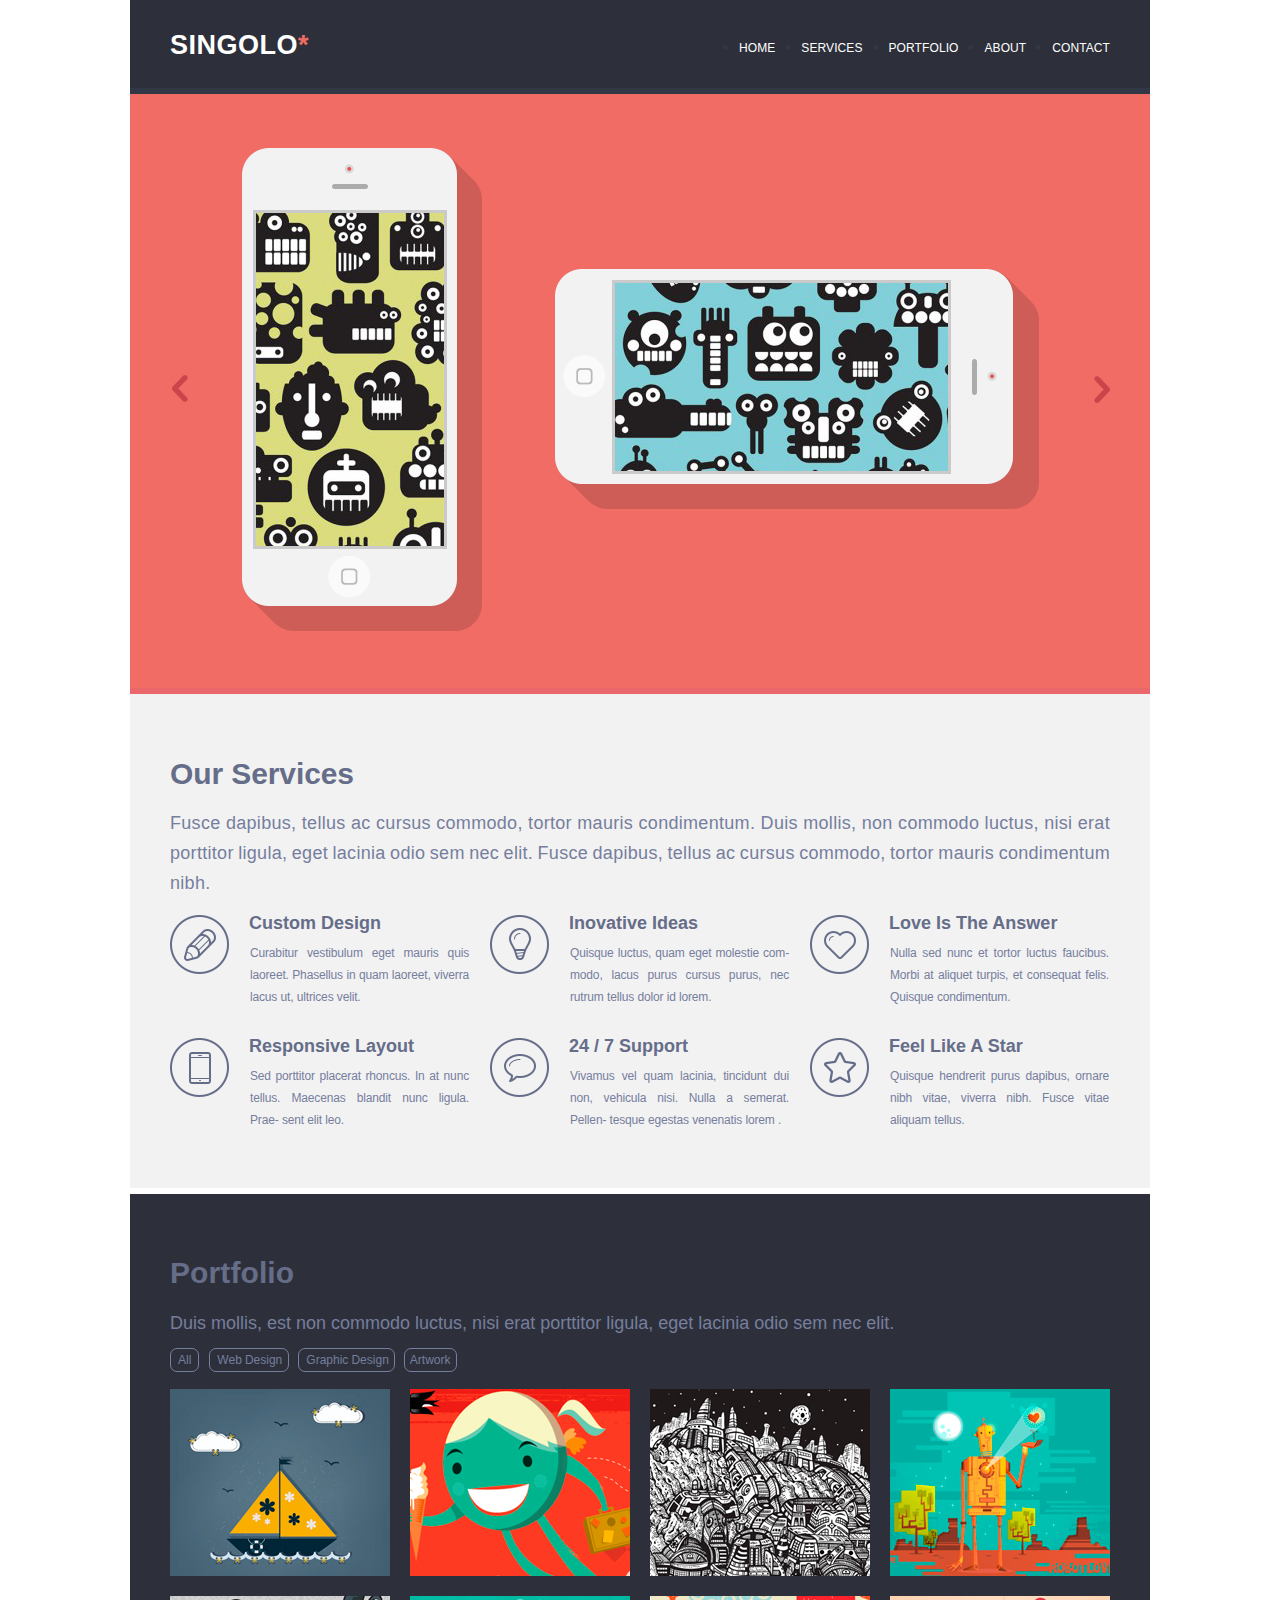
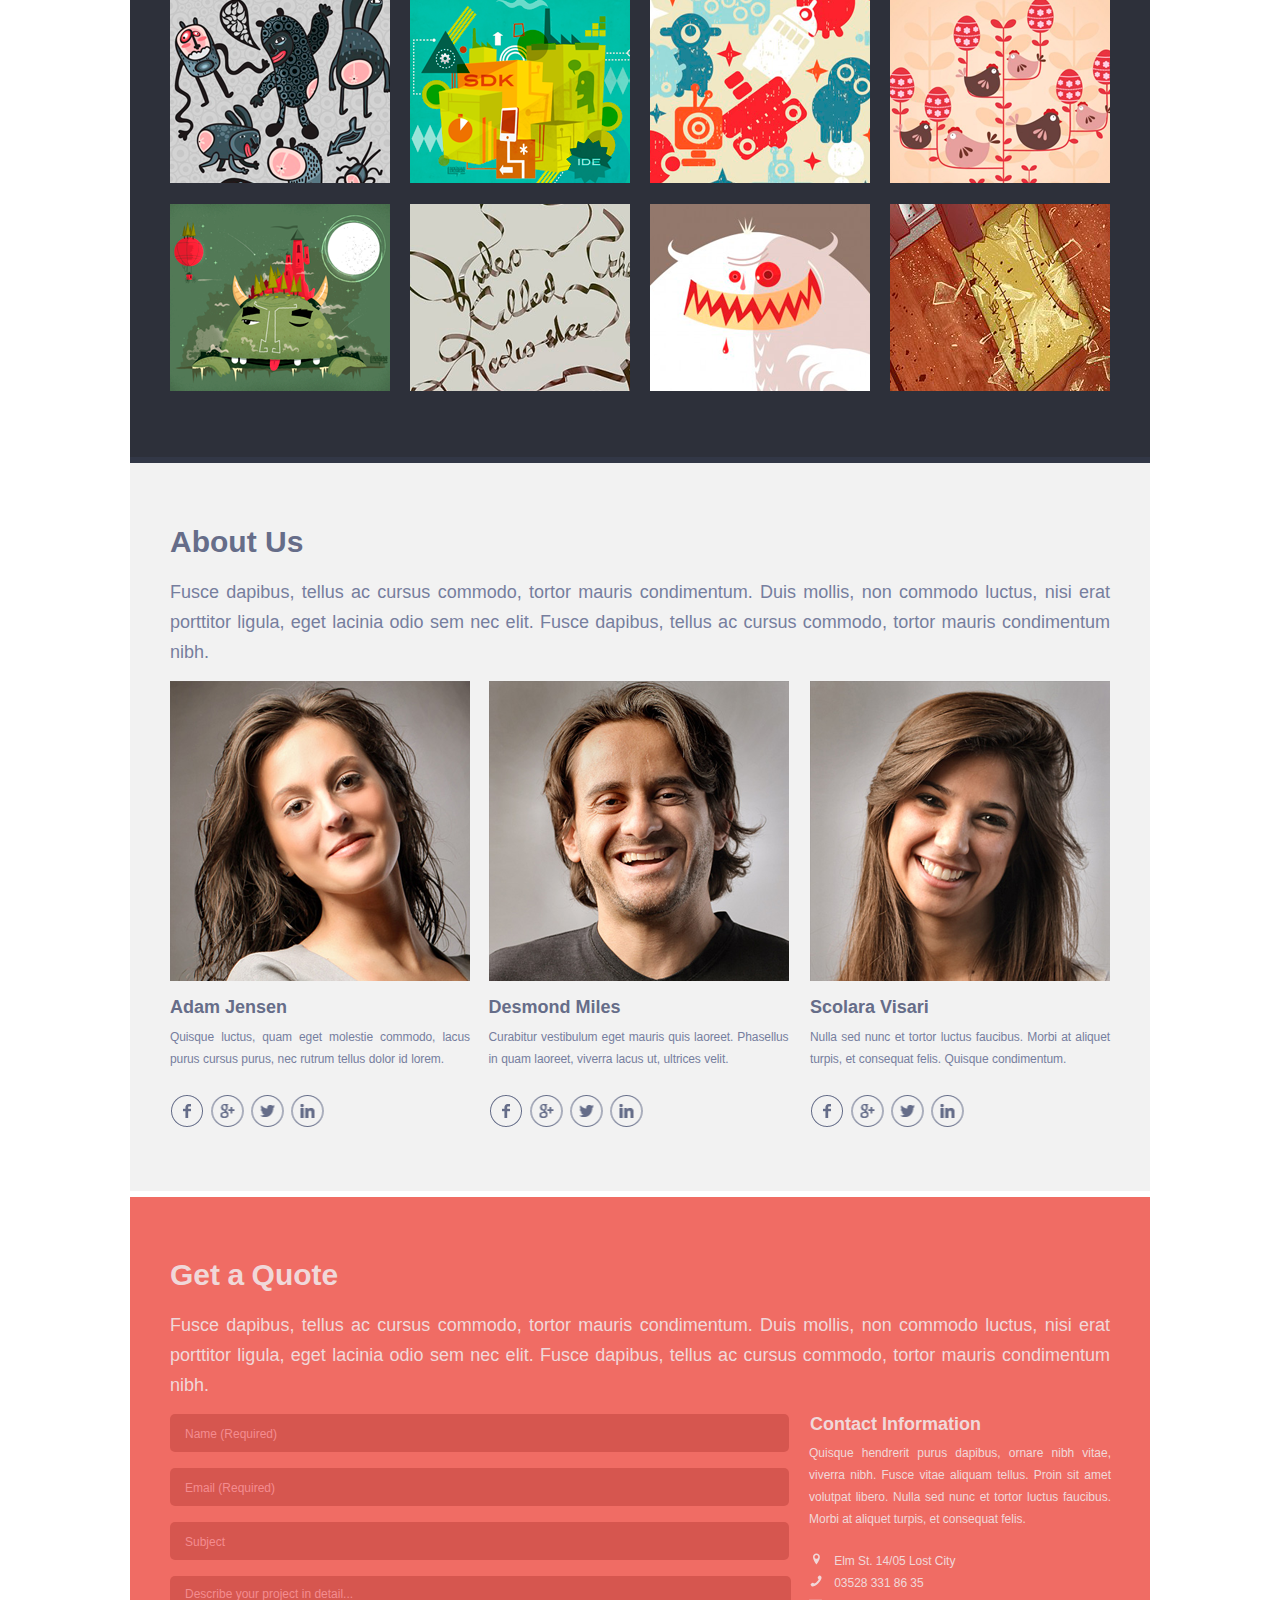
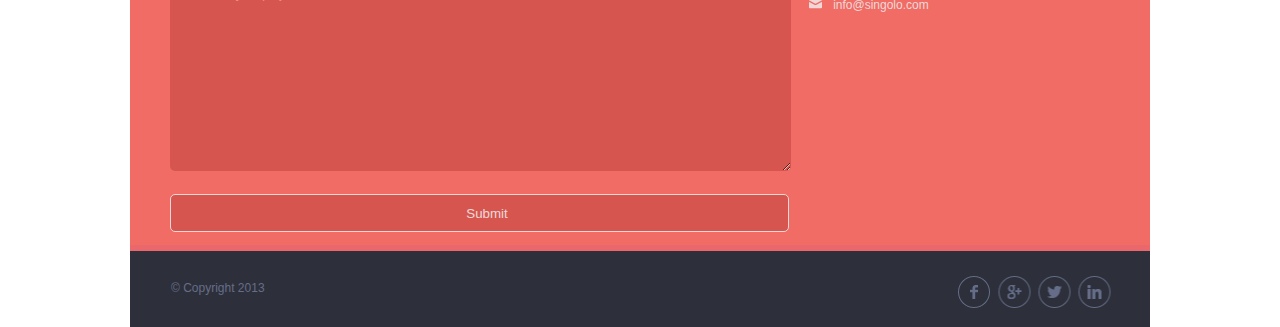
<file: index.html>
<!DOCTYPE html>
<html>
    <head> 
        <meta charset="UTF-8">
        <meta name="viewport" content="width=device-width, initial-scale=1">
        <link rel='stylesheet' href='./style.css'>
        <title>Singolo</title>
    </head>
    <body class="body">
        <header class="header">
            <h1 class="logo">SINGOLO<span class="star">*</span></h1>
            <nav>
                <ul class="navigation">
                    <li><a href="#">home</a></li>
                    <li><a href="#">services</a></li>
                    <li><a href="#">portfolio</a></li>
                    <li><a href="#">about</a></li>
                    <li><a href="#">contact</a></li>
                </ul>
            </nav>
        </header>
                
        <main>
            <section class="phones">
                <a href="#"><img class="switch leftSwitch" src="./assets/img/Slide.svg" alt="Switch"></a>   
                <img class="verticalPhone" src="./assets/img/VerticalPhone.png" alt="Vertical Phone">
                <img class="horizontalPhone" src="./assets/img/HorizontalPhone.png" alt="Horizontal Phone">
                <a href="#"><img class="switch rightSwitch" src="./assets/img/Slide.svg" alt="Switch"></a>
           </section>
           <section class="services">
                <div class="serviceTop">
                    <h2>Our Services</h2>
                    <p>
                        Fusce dapibus, tellus ac cursus commodo, tortor mauris condimentum. Duis mollis, 
                        non commodo luctus, nisi erat porttitor ligula, eget lacinia odio sem nec elit. 
                        Fusce dapibus, tellus ac cursus commodo, tortor mauris condimentum nibh.
                    </p>
                </div>
                <div class="wrap">
                    <div class="wrapItem">
                        <div class="serviceLogo"><img src="./assets/img/LogoPencil.png" alt=""></div>
                        <div class="serviceText">
                            <h3>Custom Design</h3>
                            <p>
                                Curabitur vestibulum eget mauris quis laoreet. Phasellus 
                                in quam laoreet, viverra lacus ut, ultrices velit.
                            </p>
                        </div>
                    </div>
                    <div class="wrapItem">
                        <div class="serviceLogo"><img src="./assets/img/LogoLamp.png" alt=""></div>
                        <div class="serviceText">
                            <h3>Inovative Ideas</h3>
                            <p>
                                Quisque luctus, quam eget molestie com- modo, lacus purus 
                                cursus purus, nec rutrum tellus dolor id lorem.
                            </p>
                        </div>
                    </div>
                    <div class="wrapItem">
                        <div class="serviceLogo"><img src="./assets/img/LogoHeart.png" alt=""></div>
                        <div class="serviceText">
                            <h3>Love Is The Answer</h3>
                            <p>
                                Nulla sed nunc et tortor luctus faucibus. Morbi at 
                                aliquet turpis, et consequat felis. Quisque condimentum.
                            </p>
                        </div>
                    </div>
                    <div class="wrapItem">
                        <div class="serviceLogo"><img src="./assets/img/LogoPhone.png" alt=""></div>
                        <div class="serviceText">
                            <h3>Responsive Layout</h3>
                            <p>
                                Sed porttitor placerat rhoncus. In at nunc tellus. Maecenas 
                                blandit nunc ligula. Prae- sent elit leo.
                            </p>
                        </div>
                    </div>
                    <div class="wrapItem">
                        <div class="serviceLogo"><img src="./assets/img/LogoMessage.png" alt=""></div>
                        <div class="serviceText">
                            <h3>24 / 7 Support</h3>
                            <p>
                                Vivamus vel quam lacinia, tincidunt dui non, vehicula nisi. 
                                Nulla a semerat. Pellen- tesque egestas venenatis lorem .
                            </p>
                        </div>
                    </div>
                    <div class="wrapItem">
                        <div class="serviceLogo"><img src="./assets/img/LogoStar.png" alt=""></div>
                        <div class="serviceText">
                            <h3>Feel Like A Star</h3>
                            <p>
                                Quisque hendrerit purus dapibus, ornare nibh vitae, 
                                viverra nibh. Fusce vitae aliquam tellus.
                            </p>
                        </div>
                    </div>
                </div>

           </section>
<!-- Singolo 2-->
        <section class="portfolio-section">
           <section class="portfolio-header">
            <h2 class="portfolio-logo">Portfolio</h2>
            <p class="content">
                Duis mollis, est non commodo luctus, nisi erat porttitor 
                ligula, eget lacinia odio sem nec elit.
            </p>
            <nav>
                <ul class="portfolio-navigation">
                    <li class="nav nav1"><a href="#">All</a></a>
                    <li class="nav nav2"><a href="#">Web Design</a></li>
                    <li class="nav nav3"><a href="#">Graphic Design</a></li>
                    <li class="nav nav4"><a href="#">Artwork</a></li>
                </ul>
            </nav>
           </section>
            <section class="gallery">
                <a href="#"><img class="gallery-item" src="./assets/img/Singolo2/Gallery/Boat.png" alt="" width="200" height="187"></a>
                <a href="#"><img class="gallery-item" src="./assets/img/Singolo2/Gallery/Green-Girl.png" alt="" width="220px" height="187px"></a>
                <a href="#"><img class="gallery-item" src="./assets/img/Singolo2/Gallery/Moon-City.png" alt=""></a>
                <a href="#"><img class="gallery-item" src="./assets/img/Singolo2/Gallery/Robot.png" alt=""></a>
                <a href="#"><img class="gallery-item" src="./assets/img/Singolo2/Gallery/Aliens.png" alt=""></a>
                <a href="#"><img class="gallery-item" src="./assets/img/Singolo2/Gallery/Emblems.png" alt=""></a>
                <a href="#"><img class="gallery-item" src="./assets/img/Singolo2/Gallery/Cosmo.png" alt=""></a>
                <a href="#"><img class="gallery-item" src="./assets/img/Singolo2/Gallery/Chickens.png" alt=""></a>
                <a href="#"><img class="gallery-item" src="./assets/img/Singolo2/Gallery/Green-Monster.png" alt=""></a>
                <a href="#"><img class="gallery-item" src="./assets/img/Singolo2/Gallery/Words.png" alt=""></a>
                <a href="#"><img class="gallery-item" src="./assets/img/Singolo2/Gallery/Smile.png" alt=""></a>
                <a href="#"><img class="gallery-item" src="./assets/img/Singolo2/Gallery/Indicate.png" alt=""></a>
            </section>
            <section class="about">
                <h2 class="about-header">About Us</h2>
                <p class="about-content">
                Fusce dapibus, tellus ac cursus commodo, tortor mauris condimentum. Duis mollis, non commodo luctus, nisi erat porttitor 
                ligula, eget lacinia odio sem nec elit. Fusce dapibus, tellus ac cursus commodo, tortor mauris condimentum nibh.
                </p>
            </section>
            <section class="stuff">
                <div class="employee employee_1">
                    <img src="./assets/img/Singolo2/Employee/Adam-Jensen.png" alt="Adam-Jensen">
                    <h3 class="employee-header">Adam Jensen</h3>
                    <p class="employee-content">
                        Quisque luctus, quam eget molestie commodo, lacus purus cursus purus, 
                        nec rutrum tellus dolor id lorem.
                    </p>
                    <div class="icons">
                        <a href="#"><img src="./assets/img/Singolo2/Icons/Facebook.svg" alt="Facebook"></a>
                        <a href="#"><img src="./assets/img/Singolo2/Icons/Google.svg" alt="Google"></a>
                        <a href="#"><img src="./assets/img/Singolo2/Icons/Twitter.svg" alt="Twitter"></a>
                        <a href="#"><img src="./assets/img/Singolo2/Icons/Linkedine.svg" alt="Linkedine"></a>
                    </div>
                </div>
                <div class="employee employee_2">
                    <img src="./assets/img/Singolo2/Employee/Desmond-Miles.png" alt="Desmond-Miles">
                    <h3 class="employee-header">Desmond Miles</h3>
                    <p class="employee-content">
                        Curabitur vestibulum eget mauris quis laoreet. Phasellus in quam laoreet, 
                        viverra lacus ut, ultrices velit.
                    </p>
                    <div class="icons">
                        <a href="#"><img src="./assets/img/Singolo2/Icons/Facebook.svg" alt="Facebook"></a>
                        <a href="#"><img src="./assets/img/Singolo2/Icons/Google.svg" alt="Google"></a>
                        <a href="#"><img src="./assets/img/Singolo2/Icons/Twitter.svg" alt="Twitter"></a>
                        <a href="#"><img src="./assets/img/Singolo2/Icons/Linkedine.svg" alt="Linkedine"></a>
                    </div>
                </div>
                <div class="employee employee_3">
                    <img src="./assets/img/Singolo2/Employee/Scolara-Visari.png" alt="Scolara-Visari">
                    <h3 class="employee-header">Scolara Visari</h3>
                    <p class="employee-content">
                        Nulla sed nunc et tortor luctus faucibus. Morbi at aliquet turpis, 
                        et consequat felis. Quisque condimentum.
                    </p>
                    <div class="icons">
                        <a href="#"><img src="./assets/img/Singolo2/Icons/Facebook.svg" alt="Facebook"></a>
                        <a href="#"><img src="./assets/img/Singolo2/Icons/Google.svg" alt="Google"></a>
                        <a href="#"><img src="./assets/img/Singolo2/Icons/Twitter.svg" alt="Twitter"></a>
                        <a href="#"><img src="./assets/img/Singolo2/Icons/Linkedine.svg" alt="Linkedine"></a>
                    </div>
                </div>
           </section>
<!--Singolo 3-->
    <section class="section-form">
        <h2 class="form-header">Get a Quote</h2>
        <p class="form-text">Fusce dapibus, tellus ac cursus commodo, 
            tortor mauris condimentum. Duis mollis, non commodo luctus, 
            nisi erat porttitor ligula, eget lacinia odio sem nec elit. 
            Fusce dapibus, tellus ac cursus commodo, tortor mauris condimentum nibh.
        </p>
        <div class="submit-contact">
            <form id="data">
                <input placeholder="Name (Required)" name="user" type="text" required>
                <input placeholder="Email (Required)" name="user" type="email" required>
                <input placeholder="Subject" name="user" type="text">
                <textarea name="user" id="textarea" cols="75" rows="13" placeholder="Describe your project in detail..."></textarea>
                <input type="submit" value="Submit">
            </form>
            <div class="contact-info">
                <h3 class="contact-header">Contact Information</h3>
                <p class="contact-text">
                    Quisque hendrerit purus dapibus, ornare nibh vitae, viver&shy;ra nibh. Fusce vitae aliquam tellus. 
                    Proin sit amet volutpat libero. Nulla sed nunc et tortor luctus faucibus. Morbi at aliquet turpis, 
                    et consequat felis. 
                </p>
                <p class="links">
                    <a class="contact-icons" href="#">
                        <span class="location-icon"><img src="./assets/img/Singolo3/Ico/Location.svg" alt="Location icon"></span>
                        Elm St. 14/05 Lost City
                    </a>
                    <a class="contact-icons" href="tel:035283318635">
                        <span class="phone-icon"><img src="./assets/img/Singolo3/Ico/Phone.svg" alt="Phone icon"></span>
                        03528 331 86 35
                    </a> 
                    <a class="contact-icons" href="mailto:info@singolo.com">
                        <span class="mail-icon"><img src="./assets/img/Singolo3/Ico/Mail.svg" alt="Mail icon"></span>
                        info@singolo.com
                    </a>
                </p>
            </div>
        </div>
    </section>
    <footer class="footer">
        <p class="copyright">&#169; Copyright 2013</p>
        <div class="icons">
            <a href="#"><img src="./assets/img/Singolo2/Icons/Facebook.svg" alt="Facebook"></a>
            <a href="#"><img src="./assets/img/Singolo2/Icons/Google.svg" alt="Google"></a>
            <a href="#"><img src="./assets/img/Singolo2/Icons/Twitter.svg" alt="Twitter"></a>
            <a href="#"><img src="./assets/img/Singolo2/Icons/Linkedine.svg" alt="Linkedine"></a>
        </div>
    </footer> 

    </body>
</html>
</file>
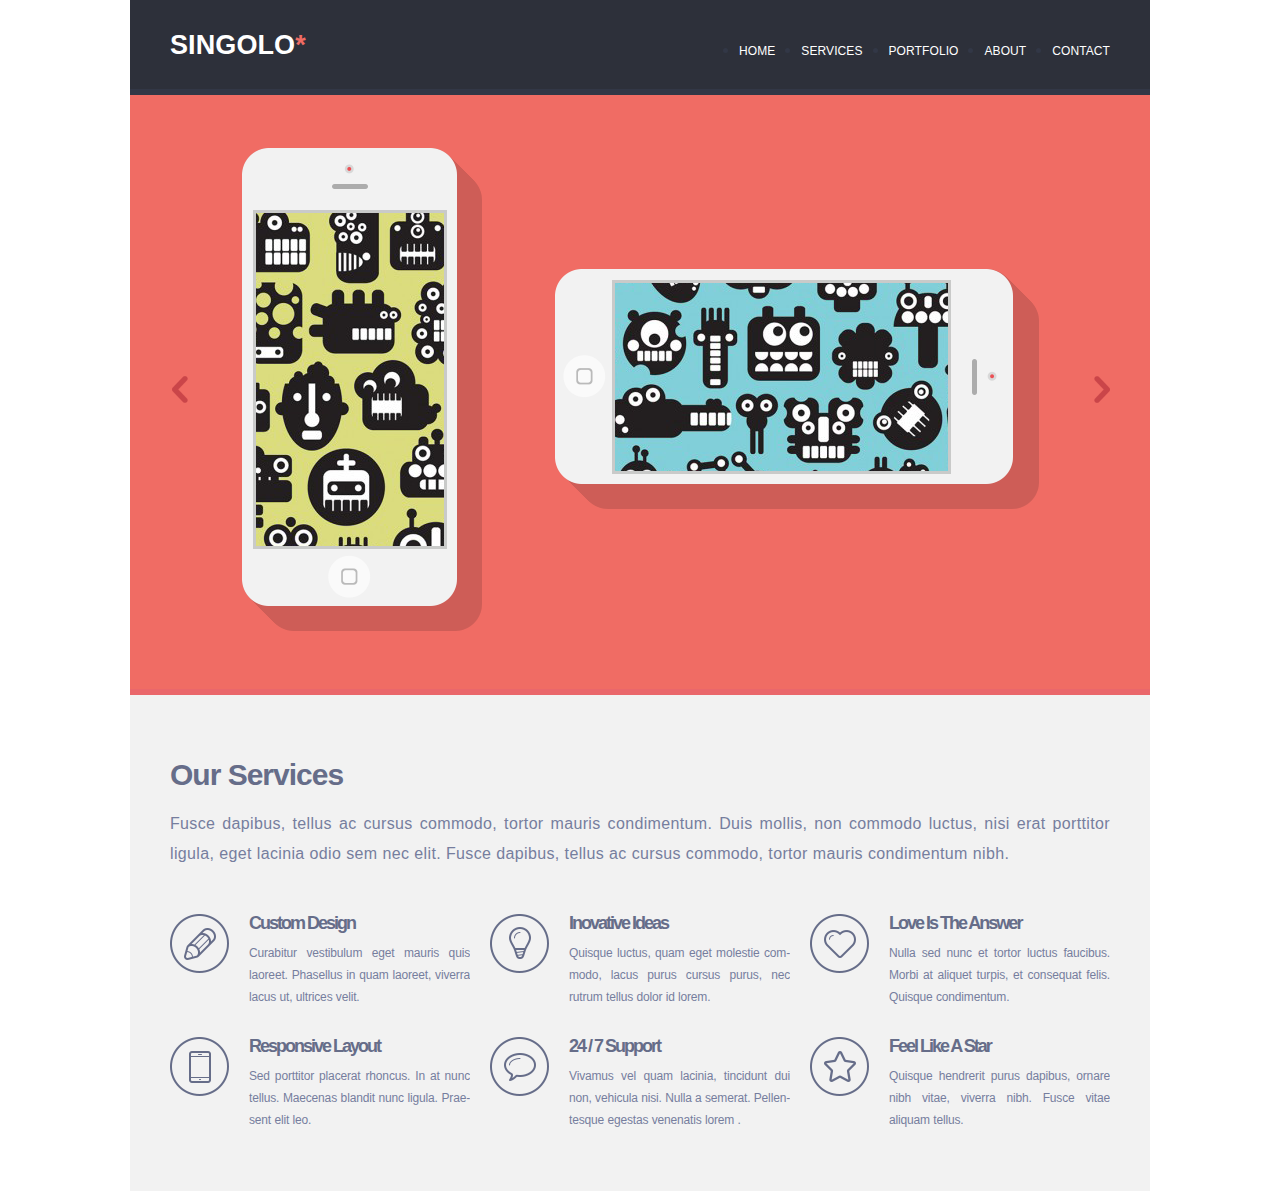
<file: singolo1.html>
<!DOCTYPE html>
<html>
    <head> 
        <meta charset="UTF-8">
        <meta name="viewport" content="width=device-width, initial-scale=1">
        <link rel='stylesheet' href='./singolo1.css'>
        <title>Singolo</title>
    </head>
    <body class="body">
        <header class="header">
            <h1 class="logo">SINGOLO<span>*</span></h1>
            <nav>
                <ul class="navigation">
                    <li><a href="#">home</a></li>
                    <li><a href="#">services</a></li>
                    <li><a href="#">portfolio</a></li>
                    <li><a href="#">about</a></li>
                    <li><a href="#">contact</a></li>
                </ul>
            </nav>
        </header>
                
        <main>
            <section class="phones">
                <a href="#"><img class="switch leftSwitch" src="./assets/img/Slide.svg" alt="Switch"></a>   
                <img class="verticalPhone" src="./assets/img/VerticalPhone.png" alt="Vertical Phone">
                <img class="horizontalPhone" src="./assets/img/HorizontalPhone.png" alt="Horizontal Phone">
                <a href="#"><img class="switch rightSwitch" src="./assets/img/Slide.svg" alt="Switch"></a>
           </section>
           <section class="services">
                <div class="serviceTop">
                    <h2>Our Services</h2>
                    <p>
                        Fusce dapibus, tellus ac cursus commodo, tortor mauris condimentum. Duis mollis, 
                        non commodo luctus, nisi erat porttitor ligula, eget lacinia odio sem nec elit. 
                        Fusce dapibus, tellus ac cursus commodo, tortor mauris condimentum nibh.
                    </p>
                </div>
                <div class="wrap">
                    <div class="wrapItem">
                        <div class="serviceLogo"><img src="./assets/img/LogoPencil.png" alt=""></div>
                        <div class="serviceText">
                            <h3>Custom Design</h3>
                            <p>
                                Curabitur vestibulum eget mauris quis laoreet. Phasellus 
                                in quam laoreet, viverra lacus ut, ultrices velit.
                            </p>
                        </div>
                    </div>
                    <div class="wrapItem">
                        <div class="serviceLogo"><img src="./assets/img/LogoLamp.png" alt=""></div>
                        <div class="serviceText">
                            <h3>Inovative Ideas</h3>
                            <p>
                                Quisque luctus, quam eget molestie com- modo, lacus purus 
                                cursus purus, nec rutrum tellus dolor id lorem.
                            </p>
                        </div>
                    </div>
                    <div class="wrapItem">
                        <div class="serviceLogo"><img src="./assets/img/LogoHeart.png" alt=""></div>
                        <div class="serviceText">
                            <h3>Love Is The Answer</h3>
                            <p>
                                Nulla sed nunc et tortor luctus faucibus. Morbi at 
                                aliquet turpis, et consequat felis. Quisque condimentum.
                            </p>
                        </div>
                    </div>
                    <div class="wrapItem">
                        <div class="serviceLogo"><img src="./assets/img/LogoPhone.png" alt=""></div>
                        <div class="serviceText">
                            <h3>Responsive Layout</h3>
                            <p>
                                Sed porttitor placerat rhoncus. In at nunc tellus. Maecenas 
                                blandit nunc ligula. Prae- sent elit leo.
                            </p>
                        </div>
                    </div>
                    <div class="wrapItem">
                        <div class="serviceLogo"><img src="./assets/img/LogoMessage.png" alt=""></div>
                        <div class="serviceText">
                            <h3>24 / 7 Support</h3>
                            <p>
                                Vivamus vel quam lacinia, tincidunt dui non, vehicula nisi. 
                                Nulla a semerat. Pellen- tesque egestas venenatis lorem .
                            </p>
                        </div>
                    </div>
                    <div class="wrapItem">
                        <div class="serviceLogo"><img src="./assets/img/LogoStar.png" alt=""></div>
                        <div class="serviceText">
                            <h3>Feel Like A Star</h3>
                            <p>
                                Quisque hendrerit purus dapibus, ornare nibh vitae, 
                                viverra nibh. Fusce vitae aliquam tellus.
                            </p>
                        </div>
                    </div>
                </div>

           </section>
            
            
                    
        <footer class="footer">
           
        </footer>

    </div>    

    </body>
</html>
</file>
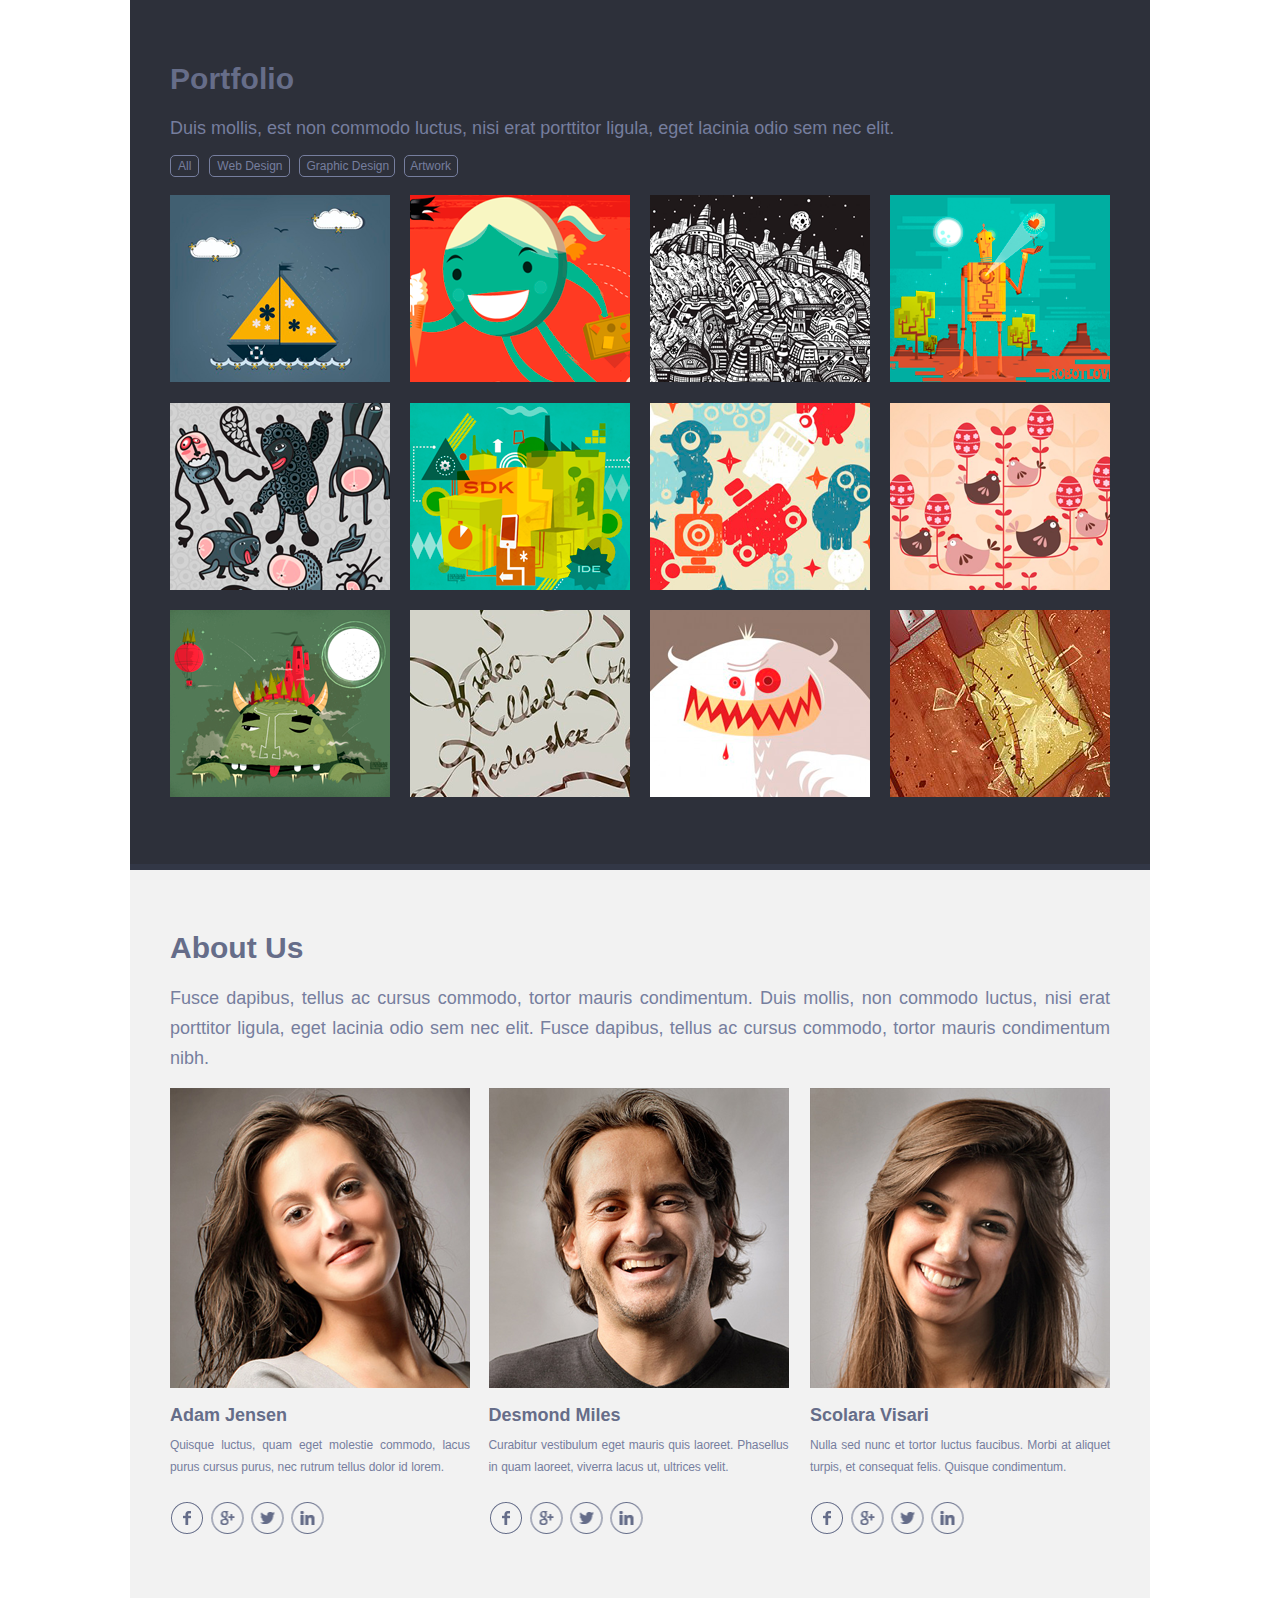
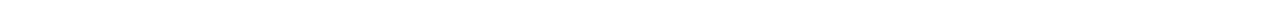
<file: singolo2.html>
<!DOCTYPE html>
<html>
    <head> 
        <meta charset="UTF-8">
        <meta name="viewport" content="width=device-width, initial-scale=1">
        <link rel='stylesheet' href='./singolo2.css'>
        <title>Singolo2</title>
    </head>
    <body class="body">
        <header class="header">
            <h1 class="logo">Portfolio</h1>
            <p class="content">
                Duis mollis, est non commodo luctus, nisi erat porttitor 
                ligula, eget lacinia odio sem nec elit.
            </p>
            <nav>
                <ul class="navigation">
                    <li class="nav nav1"><a href="#">All</a></a>
                    <li class="nav nav2"><a href="#">Web Design</a></li>
                    <li class="nav nav3"><a href="#">Graphic Design</a></li>
                    <li class="nav nav4"><a href="#">Artwork</a></li>
                </ul>
            </nav>
        </header>
                
        <main>
            <section class="gallery">
                <a href="#"><img class="gallery-item" src="./assets/img/Singolo2/Gallery/Boat.png" alt="" width="200" height="187"></a>
                <a href="#"><img class="gallery-item" src="./assets/img/Singolo2/Gallery/Green-Girl.png" alt="" width="220px" height="187px"></a>
                <a href="#"><img class="gallery-item" src="./assets/img/Singolo2/Gallery/Moon-City.png" alt=""></a>
                <a href="#"><img class="gallery-item" src="./assets/img/Singolo2/Gallery/Robot.png" alt=""></a>
                <a href="#"><img class="gallery-item" src="./assets/img/Singolo2/Gallery/Aliens.png" alt=""></a>
                <a href="#"><img class="gallery-item" src="./assets/img/Singolo2/Gallery/Emblems.png" alt=""></a>
                <a href="#"><img class="gallery-item" src="./assets/img/Singolo2/Gallery/Cosmo.png" alt=""></a>
                <a href="#"><img class="gallery-item" src="./assets/img/Singolo2/Gallery/Chickens.png" alt=""></a>
                <a href="#"><img class="gallery-item" src="./assets/img/Singolo2/Gallery/Green-Monster.png" alt=""></a>
                <a href="#"><img class="gallery-item" src="./assets/img/Singolo2/Gallery/Words.png" alt=""></a>
                <a href="#"><img class="gallery-item" src="./assets/img/Singolo2/Gallery/Smile.png" alt=""></a>
                <a href="#"><img class="gallery-item" src="./assets/img/Singolo2/Gallery/Indicate.png" alt=""></a>
            </section>
            <section class="about">
                <h2 class="about-header">About Us</h2>
                <p class="about-content">
                Fusce dapibus, tellus ac cursus commodo, tortor mauris condimentum. Duis mollis, non commodo luctus, nisi erat porttitor 
                ligula, eget lacinia odio sem nec elit. Fusce dapibus, tellus ac cursus commodo, tortor mauris condimentum nibh.
                </p>
            </section>
            <section class="stuff">
                <div class="employee employee_1">
                    <img src="./assets/img/Singolo2/Employee/Adam-Jensen.png" alt="Adam-Jensen">
                    <h3 class="employee-header">Adam Jensen</h3>
                    <p class="employee-content">
                        Quisque luctus, quam eget molestie commodo, lacus purus cursus purus, 
                        nec rutrum tellus dolor id lorem.
                    </p>
                    <div class="icons">
                        <a href="#"><img src="./assets/img/Singolo2/Icons/Facebook.svg" alt="Facebook"></a>
                        <a href="#"><img src="./assets/img/Singolo2/Icons/Google.svg" alt="Google"></a>
                        <a href="#"><img src="./assets/img/Singolo2/Icons/Twitter.svg" alt="Twitter"></a>
                        <a href="#"><img src="./assets/img/Singolo2/Icons/Linkedine.svg" alt="Linkedine"></a>
                    </div>
                </div>
                <div class="employee employee_2">
                    <img src="./assets/img/Singolo2/Employee/Desmond-Miles.png" alt="Desmond-Miles">
                    <h3 class="employee-header">Desmond Miles</h3>
                    <p class="employee-content">
                        Curabitur vestibulum eget mauris quis laoreet. Phasellus in quam laoreet, 
                        viverra lacus ut, ultrices velit.
                    </p>
                    <div class="icons">
                        <a href="#"><img src="./assets/img/Singolo2/Icons/Facebook.svg" alt="Facebook"></a>
                        <a href="#"><img src="./assets/img/Singolo2/Icons/Google.svg" alt="Google"></a>
                        <a href="#"><img src="./assets/img/Singolo2/Icons/Twitter.svg" alt="Twitter"></a>
                        <a href="#"><img src="./assets/img/Singolo2/Icons/Linkedine.svg" alt="Linkedine"></a>
                    </div>
                </div>
                <div class="employee employee_3">
                    <img src="./assets/img/Singolo2/Employee/Scolara-Visari.png" alt="Scolara-Visari">
                    <h3 class="employee-header">Scolara Visari</h3>
                    <p class="employee-content">
                        Nulla sed nunc et tortor luctus faucibus. Morbi at aliquet turpis, 
                        et consequat felis. Quisque condimentum.
                    </p>
                    <div class="icons">
                        <a href="#"><img src="./assets/img/Singolo2/Icons/Facebook.svg" alt="Facebook"></a>
                        <a href="#"><img src="./assets/img/Singolo2/Icons/Google.svg" alt="Google"></a>
                        <a href="#"><img src="./assets/img/Singolo2/Icons/Twitter.svg" alt="Twitter"></a>
                        <a href="#"><img src="./assets/img/Singolo2/Icons/Linkedine.svg" alt="Linkedine"></a>
                    </div>
                </div>
           </section>
        </main>
    </body>
</html>
</file>
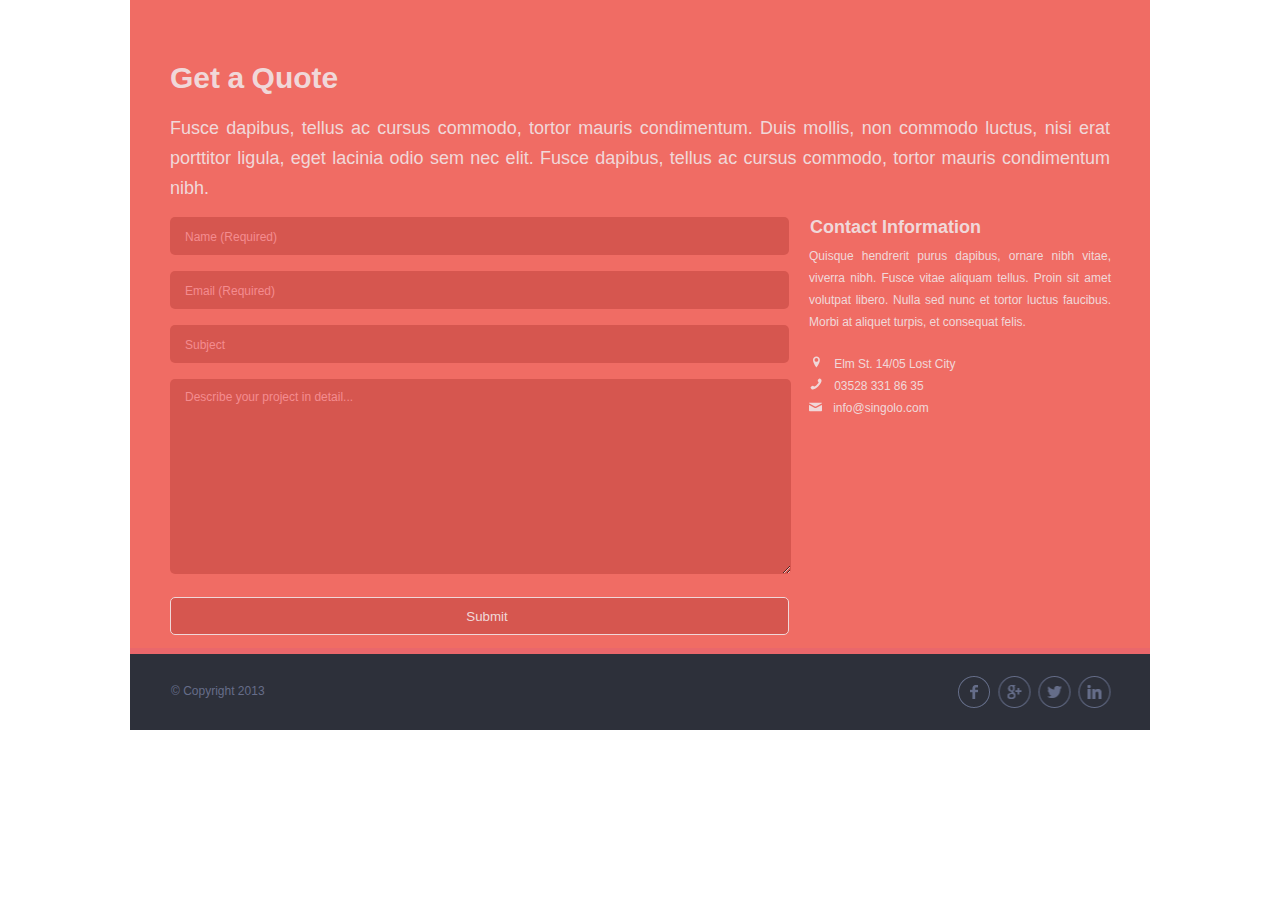
<file: singolo3.html>
<!DOCTYPE html>
<html lang="en">
    <head> 
        <meta charset="UTF-8">
        <meta name="viewport" content="width=device-width, initial-scale=1">
        <link rel='stylesheet' href='./singolo3.css'>
        <title>Singolo3</title>
    </head>
    <body class="body">
        <section class="section-form">
            <h2 class="form-header">Get a Quote</h2>
            <p class="form-text">Fusce dapibus, tellus ac cursus commodo, 
                tortor mauris condimentum. Duis mollis, non commodo luctus, 
                nisi erat porttitor ligula, eget lacinia odio sem nec elit. 
                Fusce dapibus, tellus ac cursus commodo, tortor mauris condimentum nibh.
            </p>
            <div class="submit-contact">
                <form id="data">
                    <input placeholder="Name (Required)" name="user" type="text" required>
                    <input placeholder="Email (Required)" name="user" type="email" required>
                    <input placeholder="Subject" name="user" type="text">
                    <textarea name="user" id="textarea" cols="75" rows="13" placeholder="Describe your project in detail..."></textarea>
                    <input type="submit" value="Submit">
                </form>
                <div class="contact-info">
                    <h3 class="contact-header">Contact Information</h3>
                    <p class="contact-text">
                        Quisque hendrerit purus dapibus, ornare nibh vitae, viver&shy;ra nibh. Fusce vitae aliquam tellus. 
                        Proin sit amet volutpat libero. Nulla sed nunc et tortor luctus faucibus. Morbi at aliquet turpis, 
                        et consequat felis. 
                    </p>
                    <p class="links">
                        <a href="#">
                            <span class="location-icon"><img src="./assets/img/Singolo3/Ico/Location.svg" alt="Location icon"></span>
                            Elm St. 14/05 Lost City
                        </a>
                        <a href="tel:035283318635">
                            <span class="phone-icon"><img src="./assets/img/Singolo3/Ico/Phone.svg" alt="Phone icon"></span>
                            03528 331 86 35
                        </a> 
                        <a href="mailto:info@singolo.com">
                            <span class="mail-icon"><img src="./assets/img/Singolo3/Ico/Mail.svg" alt="Mail icon"></span>
                            info@singolo.com
                        </a>
                    </p>
                </div>
            </div>
        </section>
        <footer class="footer">
            <p class="copyright">&#169; Copyright 2013</p>
            <div class="icons">
                <a href="#"><img src="./assets/img/Singolo2/Icons/Facebook.svg" alt="Facebook"></a>
                <a href="#"><img src="./assets/img/Singolo2/Icons/Google.svg" alt="Google"></a>
                <a href="#"><img src="./assets/img/Singolo2/Icons/Twitter.svg" alt="Twitter"></a>
                <a href="#"><img src="./assets/img/Singolo2/Icons/Linkedine.svg" alt="Linkedine"></a>
            </div>
        </footer>

    </body>
</html>
</file>
<file: style.css>
@font-face {
    font-family: "LATO", sans-serif;
    src: url(./assets/Lato-Bold.ttf);
    font-style: normal;
    font-weight: normal;
}

@font-face {
    font-family: "LATO Black", sans-serif;
    src: url(./assets/Lato-Black.ttf);
    font-style: normal;
    font-weight: normal;
}

@font-face {
    font-family: "LATO Light", sans-serif;
    src: url(./assets/Lato-Light.ttf);
    font-style: normal;
    font-weight: normal;
}

@font-face {
    font-family: "LATO Regular", sans-serif;
    src: url(./assets/Lato-Light.ttf);
    font-style: normal;
    font-weight: normal;
}

@font-face {
    font-family: "LATO Bold", sans-serif;
    src: url(./assets/Lato-Bold.ttf);
    font-style: normal;
    font-weight: normal;
}

body {
    width: 1020px;
    margin: auto;

}

h1, h2, h3 {
    margin: 0;
}

header {
    display: flex;
    justify-content: space-between;
    padding-bottom: 27px;
    box-sizing: border-box;
    width: 1020px;
    height: 94px;
    background-color: #2d303a;
    align-items: flex-end;
    border-bottom: 6px solid #323746;
}

.logo {
    font-family: "LATO Bold", sans-serif;
    font-size: 27px;
    line-height: 6px;
    font-weight: 600;
    text-align: left;
    margin: 0 0 13px 40px;
    cursor: pointer;
    font-stretch: condensed;
    letter-spacing: 0.5px;
    color: #fff;
}

.star {
    color: #f06c64;
}

.navigation {
    display: flex;
    margin: 0 0 2px 0;
    padding: 0;
    justify-content: space-between;
    margin-right: 40px;
    width: 371px;
    color: #323746;
}

.navigation li a {
    text-decoration: none;
    text-transform: uppercase;
    color: #fff;
    font-family: "LATO", sans-serif;
    font-size: 12px;
    letter-spacing: 0.1px;
    font-stretch: normal;
}

.navigation li a:hover {
    color: #f06c64;
}

ul.navigation:not(:first-child) {
    list-style-type: disc;
    color: #323746;
}

.phones {
    position: relative;
    height: 600px;
    background-color: #f06c64;
    box-sizing: border-box;
    border-bottom: 6px solid #ea676b;
}

.leftSwitch {
    position: absolute;
    margin: 281px 0 0 42px;
}

.verticalPhone {
    position: absolute;
    margin: 54px 0 0 112px;
}

.horizontalPhone{
    position: absolute;
    margin: 175px 0 0 425px;
}

.rightSwitch {
    position: absolute;
    margin: 282px 0 0 964px;
    transform: rotate(180deg);
}

.switch:hover {
    filter: brightness(80%);
    
}

 .services {
    display: flex;
    flex-direction: column;
    height: 500px;
    background-color: #f2f2f2;
    box-sizing: border-box;
    border-bottom: 6px solid #fff;
 }

.serviceTop {
    margin: 47px 0 0 40px;
}

.services h2 {
    font-family: "LATO Black", sans-serif;
    color: #666d89;
    font-size: 30px;
    line-height: 18px;
    font-weight: 900;
    text-align: left;
    letter-spacing: -0.1px;
    font-stretch: normal;
    margin-top: 24px;
}

.services p {
    font-family: "LATO Light", sans-serif;
    margin: 0 40px 0 0;
    font-weight: 300;
    text-align: left;
    margin-top: 25px;
    letter-spacing: 0.3px;
    font-stretch: extra-expanded;
    word-spacing: -2px;
    text-align: justify;
    width: 940px;
    height: 57px;
    font-size: 18px;
    line-height: 30px;
    color: #767e9e;
}

.wrap {
    display: flex;
    justify-content: space-between;
    flex-wrap: wrap;
    height: 245px;
    margin: 49px 40px 0 40px;
}

.wrapItem {
    display: flex;
    width: 33%;
    max-width: 300px;
    height: 122px;
    overflow: hidden;
    box-sizing: border-box;
    
}

.serviceLogo {
    padding-top: 1px;
}

.serviceText {
    margin: 0 0 0 20px;
}

.serviceText h3 {
    font-family: "LATO Black", sans-serif;
    font-size: 18px;
    line-height: 18px;
    color: #666d89;
    font-weight: 900;
    text-align: left;

}

.serviceText p {
    font-family: "LATO Regular", sans-serif;
    font-size: 12px;
    line-height: 22px;
    color: #767e9e;
    font-weight: 400;
    text-align: left;
    margin: 10px 0 0 0;
    letter-spacing: -0.01rem;
    word-spacing: 0.01rem;
    text-align: justify;
    width: 219px;
    height: 128px;
    margin-left: 1px;
}

/* Singolo2 */

.portfolio-header {
    position: relative;
    height: 195px;
    background-color: #2d303a;
}

.portfolio-logo {
    margin: 0;
    padding: 69px 0 0 40px;
    font-size: 30px;
    line-height: 20px;
    color: #666d89;
    font-family: 'LATO Black', sans-serif;
    font-weight: 900;
    text-align: justify;
    font-stretch: semi-expanded;
    letter-spacing: 0.1px;
}

.portfolio-logo:hover {
    cursor: pointer;
}

.content {
    margin: 25px 0 0 40px;
    font-size: 18px;
    line-height: 30px;
    color: #767e9e;
    font-family: 'LATO Light', sans-serif;
    font-weight: 300;
    text-align: left;
}


.portfolio-navigation {
    display: flex;
    list-style-type: none;
    margin: 10px 0 0 0;
    padding-left: 30px;
}

.nav a {
    box-sizing: border-box;
    text-decoration: none;
    font-size: 12px;
    line-height: 22px;
    color: #767e9e;
    font-family: "LATO Regular", sans-serif;
    margin-left: 10px;
    border: solid 1px #767e9e; 
    border-radius: 7px;
    padding: 0 7px;
}

.portfolio-navigation a:hover {
    color: #dedede;
    border-color: #dedede;
}

.nav2 a {
    padding-right: 6px;
    margin-left: 10px;
}

.nav3 a {
    padding-right: 5px;
    margin-left: 9px;
}

.nav4 a {
    padding-right: 6px;
    padding-left: 5px;
    margin-left: 9px;
}

.gallery {
    box-sizing: border-box;
    border-bottom: solid 6px #323746;
    display: flex;
    flex-wrap: wrap;
    justify-content: space-around;
    width: 1020px;
    height: 674px;
    overflow-y: hidden;
    background-color: #2d303a;
    padding: 0 30px 46px 30px;
}

.gallery a:nth-child(n + 13) {
    display: none;
}

.gallery a {
    height: 187px;
    width: 220px;
}

.gallery a:hover {
    transform: scale(1.1);
}

.gallery img {
    width: auto;
    height: 187px;
}

.about {
    padding: 70px 40px;
    width: 1020px;
    height: 218px;
    background-color: #f2f2f2;
    box-sizing: border-box;
}

.about-header {
    font-size: 30px;
    line-height: 18px;
    color: #666d89;
    font-family: 'LATO Black', sans-serif;
    font-weight: 900;
    text-align: left;
}

.about-content {
    padding-top: 1px;
    width: 940px;
    height: 57px;
    font-size: 18px;
    line-height: 30px;
    color: #767e9e;
    font-family: 'LATO Light', sans-serif;
    font-weight: 300;
    text-align: justify;
    margin-top: 25px;
}

.stuff {
    width: 100%;
    height: 516px;
    display: flex;
    flex-wrap: wrap;
    flex-direction: column;
    align-content: space-between;
    background-color: #f2f2f2;
    box-sizing: border-box;
    border-bottom: 6px solid #fff;
    padding: 0 40px;
}

.employee img {
    width: 300px;
    height: 300px;
}

.employee_2 img {
    padding-right: 3px;
}

.employee-header {
    font-size: 18px;
    line-height: 18px;
    color: #666d89;
    font-family: 'LATO Black', sans-serif;
    font-weight: 900;
    text-align: left;
    margin: 13px 0 10px 0;
    overflow: hidden;
    width: 300px;
    display: block;
    white-space: nowrap;
}

.employee-content {
    width: 300px;
    font-size: 12px;
    line-height: 22px;
    color: #767e9e;
    font-family: "LATO Regular", sans-serif;
    font-weight: 400;
    text-align: left;
    letter-spacing: -0.1px;
    word-spacing: 0.3px;
    margin-top: 10px;
    text-align: justify;
}

div.icons {
    display: flex;
    margin-top: 24px;
}

.icons img {
    width: 35px;
    height: 35px;
    margin-right: 5px;
    padding: 0;
}

.icons img:hover {
    transform: scale(1.2);
}

/* Singolo 3 */

.section-form {
    height: 654px;
    box-sizing: border-box;
    background-color: #f06c64;
    padding-left: 40px;
    border-bottom: 6px solid #ea676b;
}

.form-header {
    font-family: 'LATO Black', sans-serif;
    position: relative;
    font-size: 30px;
    line-height: 18px;
    color: #f0d8d9;
    font-weight: 900;
    text-align: left;
    padding-top: 69px;
    word-spacing: -0.9px;
}

.submit-contact {
    display: flex;

}

.form-text {
    width: 940px;
    height: 57px;
    font-size: 18px;
    line-height: 30px;
    color: #f0d8d9;
    font-family: 'LATO Light', sans-serif;
    font-weight: 300;
    text-align: justify;
    margin-top: 26px;

}

#data {
    width: 619px;
    margin-top: 29px;
    font-size: 12px;
    line-height: 22px;
    color: #f48c8f;
    font-family: "LATO Regular", sans-serif;
    font-weight: 400;
    text-align: left;
    display: block;
}

input {
    width: 604px;
    height: 38px;
    background-color: #d6564f;
    color: #f0d8d9;
    border-radius: 5px;
    border: none;
    margin-bottom: 16px;
    padding: 0 0 0 15px;
    vertical-align: center;
}

textarea {
    width: 604px;
    background-color: #d6564f;
    color: #f0d8d9;
    line-height: normal;
    border-radius: 5px;
    border: none;
    margin-bottom: 16px;
    padding: 0 2px 0 15px;
}


input::-webkit-input-placeholder { 
    font-size: 12px;
    line-height: 22px;
    color: #f48c8f;
    font-family: "LATO Regular", sans-serif;
    font-weight: 400;
    text-align: left;
}

input::-moz-placeholder { 
    font-size: 12px;
    line-height: 22px;
    color: #f48c8f;
    font-family: "LATO Regular", sans-serif;
    font-weight: 400;
    text-align: left;
}

textarea::-webkit-input-placeholder { 
    font-size: 12px;
    line-height: 22px;
    color: #f48c8f;
    font-family: "LATO Regular", sans-serif;
    font-weight: 400;
    text-align: left;
    padding-top: 7px;
}

textarea::-moz-placeholder { 
    font-size: 12px;
    line-height: 22px;
    color: #f48c8f;
    font-family: "LATO Regular", sans-serif;
    font-weight: 400;
    text-align: left;
    padding-top: 7px;
}

input[type = submit] {
    color: #f0d8d9;
    border: 1px solid #f0d8d9;
    width: 100%;
}

input:hover {
    box-sizing: border-box;
    border: 1px solid #f0d8d9;
    width: 100%;
}

textarea:hover {
    box-sizing: border-box;
    border: 1px solid #f0d8d9;
    width: 100%;
}

input[type = submit]:hover {
    cursor: pointer;
}

.contact-info {
    padding: 30px 40px 0 20px;

}

.contact-header {
    font-size: 18px;
    line-height: 18px;
    color: #f0d8d9;
    font-family: 'LATO Black', sans-serif;
    font-weight: 900;
    padding-left: 1px;
}

.contact-text {
    font-family: "LATO Regular", sans-serif;
    width: 302px;
    height: 92px;
    font-size: 12px;
    line-height: 22px;
    color: #f0d8d9;
    font-weight: 400;
    text-align: justify;
    margin-top: 9px;
    word-spacing: -0.2px;
}

a {
    display: block;
    text-decoration: none;
    font-family: "LATO Regular", sans-serif;
    font-size: 12px;
    line-height: 22px;
    color: #f0d8d9;
    font-weight: 400;
    text-align: left;
    word-spacing: -0.2px;
}

.location-icon {   
    margin-left: 4px;
    margin-right: 11px;
}

.phone-icon {
    margin-left: 1px;
    margin-right: 9px;
}

.mail-icon {
    margin-right: 8px;
}

.contact-icons:hover {
    color: blue;
}

.footer {
    width: 100%;
    height: 76px;
    background-color: #2d303a;
    display: flex;
    justify-content: space-between;
}

.copyright {
    margin: 0;
    padding-left: 41px;
    padding-top: 32px;
    color: #666d89;
    font-family: "LATO Regular", sans-serif;
    font-size: 12px;
    line-height: 10px;
}

.icons {
    display: flex;
    margin-top: 21px;
    margin-right: 33px;
    text-align: right;
}

.icons img {
    width: 35px;
    height: 35px;
    margin-right: 5px;
    padding: 0;
}

.icons img:hover {
    transform: scale(1.2);
}
</file>
<file: singolo1.css>
@font-face {
    font-family: "LATO", sans-serif;
    src: url(./assets/Lato-Bold.ttf);
    font-style: normal;
    font-weight: normal;
}

@font-face {
    font-family: "LATO Black", sans-serif;
    src: url(./assets/Lato-Black.ttf);
    font-style: normal;
    font-weight: normal;
}

@font-face {
    font-family: "LATO Light", sans-serif;
    src: url(./assets/Lato-Light.ttf);
    font-style: normal;
    font-weight: normal;
}

@font-face {
    font-family: "LATO Regular", sans-serif;
    src: url(./assets/Lato-Light.ttf);
    font-style: normal;
    font-weight: normal;
}

body {
    width: 1020px;
    margin: auto;

}

h1, h2, h3 {
    margin: 0;
}

header {
    display: flex;
    justify-content: space-between;
    padding-bottom: 28px;
    box-sizing: border-box;
    width: 1020px;
    height: 95px;
    background-color: #2d303a;
    align-items: flex-end;
    border-bottom: 6px solid #323746;
}

.logo {
    font-family: "LATO", sans-serif;
    font-size: 27px;
    font-weight: 600;
    margin: 0 0 0 40px;
    cursor: pointer;
    font-stretch: condensed;
    letter-spacing: 0.5px;
    color: #fff;
    letter-spacing: 0.1px;
}

span {
    color: #f06c64;
}

.navigation {
    display: flex;
    margin: 0 0 2px 0;
    padding: 0;
    justify-content: space-between;
    margin-right: 40px;
    width: 371px;
    color: #323746;
}


.navigation li a {
    text-decoration: none;
    text-transform: uppercase;
    color: #fff;
    font-family: "LATO", sans-serif;
    font-size: 12px;
    letter-spacing: 0.1px;
    font-stretch: normal;
}

.navigation li a:hover {
    color: #f06c64;
}

.navigation:not(:first-child) {
    list-style-type: circle;
    color: #323746;
}

.phones {
    position: relative;
    height: 600px;
    background-color: #f06c64;
    box-sizing: border-box;
    border-bottom: 6px solid #ea676b;
}

.leftSwitch {
    position: absolute;
    margin: 281px 0 0 42px;
}

.verticalPhone {
    position: absolute;
    margin: 53px 0 0 112px;
}

.horizontalPhone{
    position: absolute;
    margin: 174px 0 0 425px;
}

.rightSwitch {
    position: absolute;
    margin: 281px 0 0 964px;
    transform: rotate(180deg);
}

.switch:hover {
    filter: brightness(80%);
    
}

 .services {
    display: flex;
    flex-direction: column;
    height: 502px;
    background-color: #f2f2f2;
    box-sizing: border-box;
    border-bottom: 6px solid #fff;
 }

.serviceTop {
    margin: 46px 0 0 40px;
}

.services h2 {
    font-family: "LATO Black", sans-serif;
    color: #666d89;
    font-size: 30px;
    line-height: 18px;
    font-weight: 600;
    text-align: left;
    letter-spacing: -1px;
    font-stretch: normal;
    margin-top: 25px;
}

.services p {
    font-family: "LATO Light", sans-serif;
    margin: 0 40px 0 0;
    font-size: 16px;
    line-height: 30px;
    color: #767e9e;
    font-weight: 300;
    text-align: left;
    margin-top: 25px;
    letter-spacing: 0.35px;
    font-stretch: extra-expanded;
    word-spacing: 0.2px;
    text-align: justify;
    
}

.wrap {
    display: flex;
    justify-content: space-between;
    flex-wrap: wrap;
    height: 245px;
    margin: 45px 40px 0 40px;
}

.wrapItem {
    display: flex;
    width: 33%;
    max-width: 300px;
    height: 122px;
    overflow: hidden;
    box-sizing: border-box;
    
}

.serviceText {
    margin: 0 0 0 20px;
}

.serviceText h3 {
    font-family: "LATO Black", sans-serif;
    font-size: 18px;
    line-height: 18px;
    color: #666d89;
    font-weight: 900;
    text-align: left;
    letter-spacing: -2px;
    font-stretch: expanded;
}

.serviceText p {
    font-family: "LATO Regular", sans-serif;
    font-size: 12px;
    line-height: 22px;
    color: #767e9e;
    font-weight: 400;
    text-align: left;
    margin: 10px 0 0 0;
    letter-spacing: -0.01rem;
    word-spacing: 0.01rem;
    text-align: justify;
}
</file>
<file: singolo2.css>
@font-face {
    font-family: 'LATO Black', sans-serif;
    src: url(../assets/Lato-Black.ttf) format(truetype);
    font-style: normal;
    font-weight: normal;
}

@font-face {
    font-family: 'LATO Light', sans-serif;
    src: url(./assets/Lato-Light.ttf) format(truetype);
    font-style: normal;
    font-weight: normal;
}

@font-face {
    font-family: "LATO Regular", sans-serif;
    src: url(./assets/Lato-Light.ttf) format(truetype);
    font-style: normal;
    font-weight: normal;
}

.body {
    font-family: 'LATO Black', sans-serif;
    box-sizing: border-box;
    width: 1020px;
    margin: 0 auto;
}

.header {
    height: 195px;
    background-color: #2d303a;
}

.logo {
    margin: 0;
    padding: 69px 0 0 40px;
    font-size: 30px;
    line-height: 20px;
    color: #666d89;
    font-family: 'LATO Black', sans-serif;
    font-weight: 700;
    text-align: justify;
    font-stretch: semi-expanded;
    letter-spacing: 0.1px;
}

.logo:hover {
    cursor: pointer;
}
    

.content {
    margin: 24px 0 0 40px;
    font-size: 18px;
    line-height: 30px;
    color: #767e9e;
    font-family: 'LATO Light', sans-serif;
    font-weight: 300;
    text-align: left;
}

.navigation {
    display: flex;
    list-style-type: none;
    margin: 12px 0 0 0;
    padding-left: 30px;
}

.nav a {
    box-sizing: border-box;
    text-decoration: none;
    font-size: 12px;
    line-height: 22px;
    color: #767e9e;
    font-family: "LATO Regular", sans-serif;
    margin-left: 10px;
    border: solid 1px #767e9e; 
    border-radius: 5px;
    padding: 3px 7px;
}

.navigation a:hover {
    color: #dedede;
    border-color: #dedede;
}

.nav2 a {
    padding-right: 6px;
    margin-left: 10px;
}

.nav3 a {
    padding-right: 5px;
    margin-left: 9px;
}

.nav4 a {
    padding-right: 6px;
    padding-left: 5px;
    margin-left: 9px;
}

.gallery {
    box-sizing: border-box;
    border-bottom: solid 6px #323746;
    display: flex;
    flex-wrap: wrap;
    justify-content: space-around;
    width: 1020px;
    height: 675px;
    overflow-y: hidden;
    background-color: #2d303a;
    padding: 0 30px 46px 30px;
}

.gallery a:nth-child(n + 13) {
    display: none;
}

.gallery a {
    height: 187px;
    width: 220px;
}

.gallery a:hover {
    transform: scale(1.1);
}

.gallery img {
    width: auto;
    height: 187px;
}



.about {
    padding: 44px 40px;
    width: 1020px;
    height: 218px;
    background-color: #f2f2f2;
    box-sizing: border-box;
}

.about-header {
    font-size: 30px;
    line-height: 18px;
    color: #666d89;
    font-family: 'LATO Black', sans-serif;
    font-weight: 900;
    text-align: left;
}

.about-content {
    padding-top: 1px;
    width: 940px;
    height: 57px;
    font-size: 18px;
    line-height: 30px;
    color: #767e9e;
    font-family: 'LATO Light', sans-serif;
    font-weight: 300;
    text-align: justify;
}

.stuff {
    width: 100%;
    height: 516px;
    display: flex;
    flex-wrap: wrap;
    flex-direction: column;
    align-content: space-between;
    background-color: #f2f2f2;
    box-sizing: border-box;
    border-bottom: 6px solid #fff;
    padding: 0 40px;
}

.employee img {
    width: 300px;
    height: 300px;
}

.employee_2 img {
    padding-right: 3px;
}

.employee-header {
    font-size: 18px;
    line-height: 18px;
    color: #666d89;
    font-family: 'LATO Black', sans-serif;
    font-weight: 900;
    text-align: left;
    margin: 14px 0 10px 0;
    overflow: hidden;
    width: 300px;
    display: block;
    white-space: nowrap;
}

.employee-content {
    width: 300px;
    font-size: 12px;
    line-height: 22px;
    color: #767e9e;
    font-family: "LATO Regular", sans-serif;
    font-weight: 400;
    text-align: left;
    letter-spacing: -0.1px;
    word-spacing: 0.3px;
    margin-top: 10px;
    text-align: justify;
}

.icons {
    display: flex;
    margin-top: 23px;
}

.icons img {
    width: 35px;
    height: 35px;
    margin-right: 5px;
    padding: 0;
}

.icons img:hover {
    transform: scale(1.2);
}
</file>
<file: singolo3.css>
@font-face {
    font-family: 'LATO Black', sans-serif;
    src: url(../assets/Lato-Black.ttf) format(truetype);
    font-style: normal;
    font-weight: normal;
}

@font-face {
    font-family: 'LATO Light', sans-serif;
    src: url(./assets/Lato-Light.ttf) format(truetype);
    font-style: normal;
    font-weight: normal;
}

@font-face {
    font-family: "LATO Regular", sans-serif;
    src: url(./assets/Lato-Light.ttf) format(truetype);
    font-style: normal;
    font-weight: normal;
}

.body {
    box-sizing: border-box;
    width: 1020px;
    margin: 0 auto;
    
}

h1, h2, h3, h4, h5, h6 {
    margin: 0;
}

.section-form {
    height: 654px;
    box-sizing: border-box;
    background-color: #f06c64;
    padding-left: 40px;
    border-bottom: 6px solid #ea676b;
}

.form-header {
    font-family: 'LATO Black', sans-serif;
    position: relative;
    font-size: 30px;
    line-height: 18px;
    color: #f0d8d9;
    font-weight: 900;
    text-align: left;
    padding-top: 69px;
    word-spacing: -0.9px;
}

.submit-contact {
    display: flex;

}

.form-text {
    width: 940px;
    height: 57px;
    font-size: 18px;
    line-height: 30px;
    color: #f0d8d9;
    font-family: 'LATO Light', sans-serif;
    font-weight: 300;
    text-align: justify;
    margin-top: 26px;

}

#data {
    width: 619px;
    margin-top: 29px;
    font-size: 12px;
    line-height: 22px;
    color: #f48c8f;
    font-family: "LATO Regular", sans-serif;
    font-weight: 400;
    text-align: left;
    display: block;
}

input {
    width: 604px;
    height: 38px;
    background-color: #d6564f;
    color: #f0d8d9;
    border-radius: 5px;
    border: none;
    margin-bottom: 16px;
    padding: 0 0 0 15px;
    vertical-align: center;
}

textarea {
    width: 604px;
    background-color: #d6564f;
    color: #f0d8d9;
    line-height: normal;
    border-radius: 5px;
    border: none;
    margin-bottom: 16px;
    padding: 0 2px 0 15px;
}


input::-webkit-input-placeholder { 
    font-size: 12px;
    line-height: 22px;
    color: #f48c8f;
    font-family: "LATO Regular", sans-serif;
    font-weight: 400;
    text-align: left;
}

input::-moz-placeholder { 
    font-size: 12px;
    line-height: 22px;
    color: #f48c8f;
    font-family: "LATO Regular", sans-serif;
    font-weight: 400;
    text-align: left;
}

textarea::-webkit-input-placeholder { 
    font-size: 12px;
    line-height: 22px;
    color: #f48c8f;
    font-family: "LATO Regular", sans-serif;
    font-weight: 400;
    text-align: left;
    padding-top: 7px;
}

textarea::-moz-placeholder { 
    font-size: 12px;
    line-height: 22px;
    color: #f48c8f;
    font-family: "LATO Regular", sans-serif;
    font-weight: 400;
    text-align: left;
    padding-top: 7px;
}

input[type = submit] {
    color: #f0d8d9;
    border: 1px solid #f0d8d9;
    width: 100%;
}

input:hover {
    box-sizing: border-box;
    border: 1px solid #f0d8d9;
    width: 100%;
}

textarea:hover {
    box-sizing: border-box;
    border: 1px solid #f0d8d9;
    width: 100%;
}

input[type = submit]:hover {
    cursor: pointer;
}

.contact-info {
    padding: 30px 40px 0 20px;

}

.contact-header {
    font-size: 18px;
    line-height: 18px;
    color: #f0d8d9;
    font-family: 'LATO Black', sans-serif;
    font-weight: 900;
    padding-left: 1px;
}

.contact-text {
    font-family: "LATO Regular", sans-serif;
    width: 302px;
    height: 92px;
    font-size: 12px;
    line-height: 22px;
    color: #f0d8d9;
    font-weight: 400;
    text-align: justify;
    margin-top: 9px;
    word-spacing: -0.2px;
}

a {
    display: block;
    text-decoration: none;
    font-family: "LATO Regular", sans-serif;
    font-size: 12px;
    line-height: 22px;
    color: #f0d8d9;
    font-weight: 400;
    text-align: left;
    word-spacing: -0.2px;
}

.location-icon {   
    margin-left: 4px;
    margin-right: 11px;
}

.phone-icon {
    margin-left: 1px;
    margin-right: 9px;
}

.mail-icon {
    margin-right: 8px;
}

.footer {
    width: 100%;
    height: 76px;
    background-color: #2d303a;
    display: flex;
    justify-content: space-between;
}

.copyright {
    margin: 0;
    padding-left: 41px;
    padding-top: 32px;
    color: #666d89;
    font-family: "LATO Regular", sans-serif;
    font-size: 12px;
    line-height: 10px;
}

.icons {
    display: flex;
    margin-top: 21px;
    margin-right: 33px;
    text-align: right;
}

.icons img {
    width: 35px;
    height: 35px;
    margin-right: 5px;
    padding: 0;
}

.icons img:hover {
    transform: scale(1.2);
}
</file>
